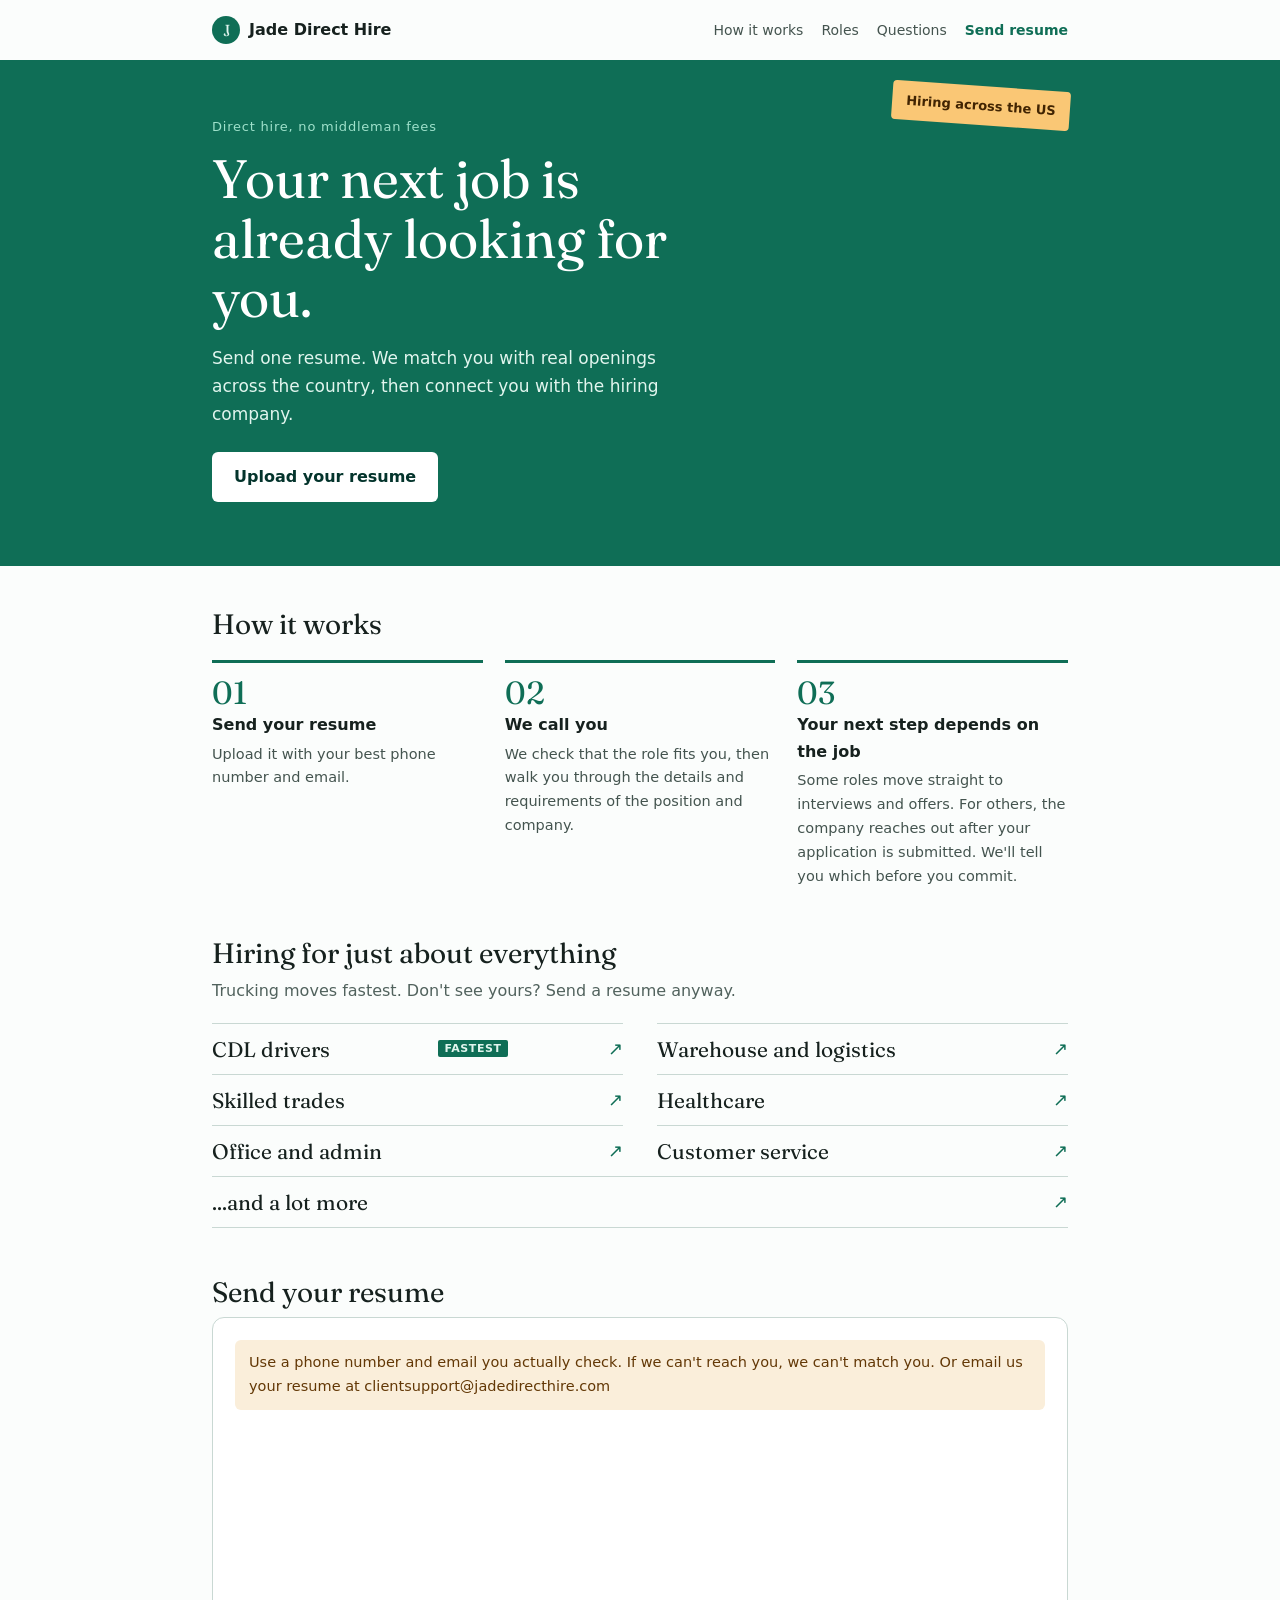
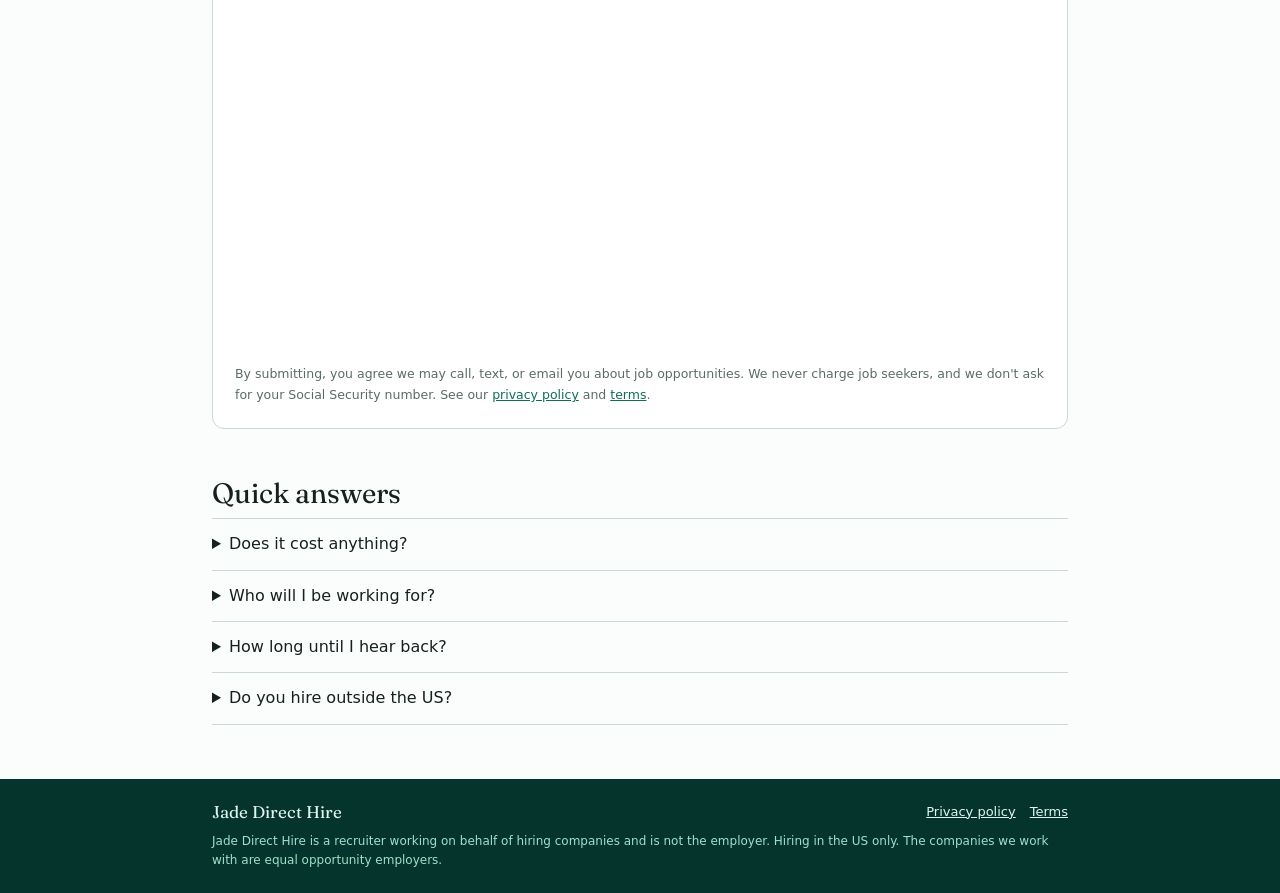
<file: index.html>
<!DOCTYPE html>
<html lang="en">
<head>
<meta charset="utf-8">
<meta name="viewport" content="width=device-width, initial-scale=1">
<title>Jade Direct Hire | Send one resume, get matched with US jobs</title>
<meta name="description" content="Send your resume once. Jade Direct Hire matches you with open roles across the US, including CDL driver jobs, and connects you with the hiring company.">
<link rel="preconnect" href="https://fonts.googleapis.com">
<link rel="preconnect" href="https://fonts.gstatic.com" crossorigin>
<link href="https://fonts.googleapis.com/css2?family=Fraunces:opsz,wght@9..144,400&display=swap" rel="stylesheet">
<link rel="stylesheet" href="styles.css">
</head>
<body>
<header><div class="wrap">
  <a class="logo" href="/"><b>J</b>Jade Direct Hire</a>
  <nav><a href="#how">How it works</a><a href="#roles">Roles</a><a href="#faq">Questions</a><a class="cta" href="#apply">Send resume</a></nav>
</div></header>

<main>
<div class="hero"><div class="wrap">
  <div class="sticker">Hiring across the US</div>
  <small>Direct hire, no middleman fees</small>
  <h1>Your next job is already looking for you.</h1>
  <p>Send one resume. We match you with real openings across the country, then connect you with the hiring company.</p>
  <a class="btn" href="#apply">Upload your resume</a>
</div></div>

<section id="how"><div class="wrap">
  <h2>How it works</h2>
  <div class="steps">
    <div><span>01</span><h3>Send your resume</h3><p>Upload it with your best phone number and email.</p></div>
    <div><span>02</span><h3>We call you</h3><p>We check that the role fits you, then walk you through the details and requirements of the position and company.</p></div>
    <div><span>03</span><h3>Your next step depends on the job</h3><p>Some roles move straight to interviews and offers. For others, the company reaches out after your application is submitted. We'll tell you which before you commit.</p></div>
  </div>
</div></section>

<section id="roles"><div class="wrap">
  <h2>Hiring for just about everything</h2>
  <p class="sub">Trucking moves fastest. Don't see yours? Send a resume anyway.</p>
  <ul class="roles">
    <li><a href="#apply">CDL drivers<span class="tag">FASTEST</span></a></li>
    <li><a href="#apply">Warehouse and logistics</a></li>
    <li><a href="#apply">Skilled trades</a></li>
    <li><a href="#apply">Healthcare</a></li>
    <li><a href="#apply">Office and admin</a></li>
    <li><a href="#apply">Customer service</a></li>
    <li class="all"><a href="#apply">...and a lot more</a></li>
  </ul>
</div></section>

<section id="apply"><div class="wrap">
  <h2>Send your resume</h2>
  <div class="apply">
    <p class="note">Use a phone number and email you actually check. If we can't reach you, we can't match you. Or email us your resume at clientsupport@jadedirecthire.com</p>
    <iframe data-tally-src="https://tally.so/embed/dWBMgz?alignLeft=1&hideTitle=1&transparentBackground=1&dynamicHeight=1" loading="lazy" title="Resume upload form"></iframe>
    <p class="fine">By submitting, you agree we may call, text, or email you about job opportunities. We never charge job seekers, and we don't ask for your Social Security number. See our <a href="privacy.html">privacy policy</a> and <a href="terms.html">terms</a>.</p>
  </div>
</div></section>

<section id="faq"><div class="wrap">
  <h2>Quick answers</h2>
  <details><summary>Does it cost anything?</summary><p>No. Job seekers never pay us.</p></details>
  <details><summary>Who will I be working for?</summary><p>A hiring company, not us. We're a recruiter. We share the company name and role details when we call you.</p></details>
  <details><summary>How long until I hear back?</summary><p>If your background matches an opening, we aim to contact you quickly. Timing after that depends on the company.</p></details>
  <details><summary>Do you hire outside the US?</summary><p>No. We only recruit for jobs located in the United States.</p></details>
</div></section>
</main>

<footer><div class="wrap">
  <div class="row"><span class="logo2">Jade Direct Hire</span><span><a href="privacy.html">Privacy policy</a><a href="terms.html">Terms</a></span></div>
  <p>Jade Direct Hire is a recruiter working on behalf of hiring companies and is not the employer. Hiring in the US only. The companies we work with are equal opportunity employers.</p>
</div></footer>
<script async src="https://tally.so/widgets/embed.js" onload="Tally.loadEmbeds()"></script>
</body>
</html>
</file>
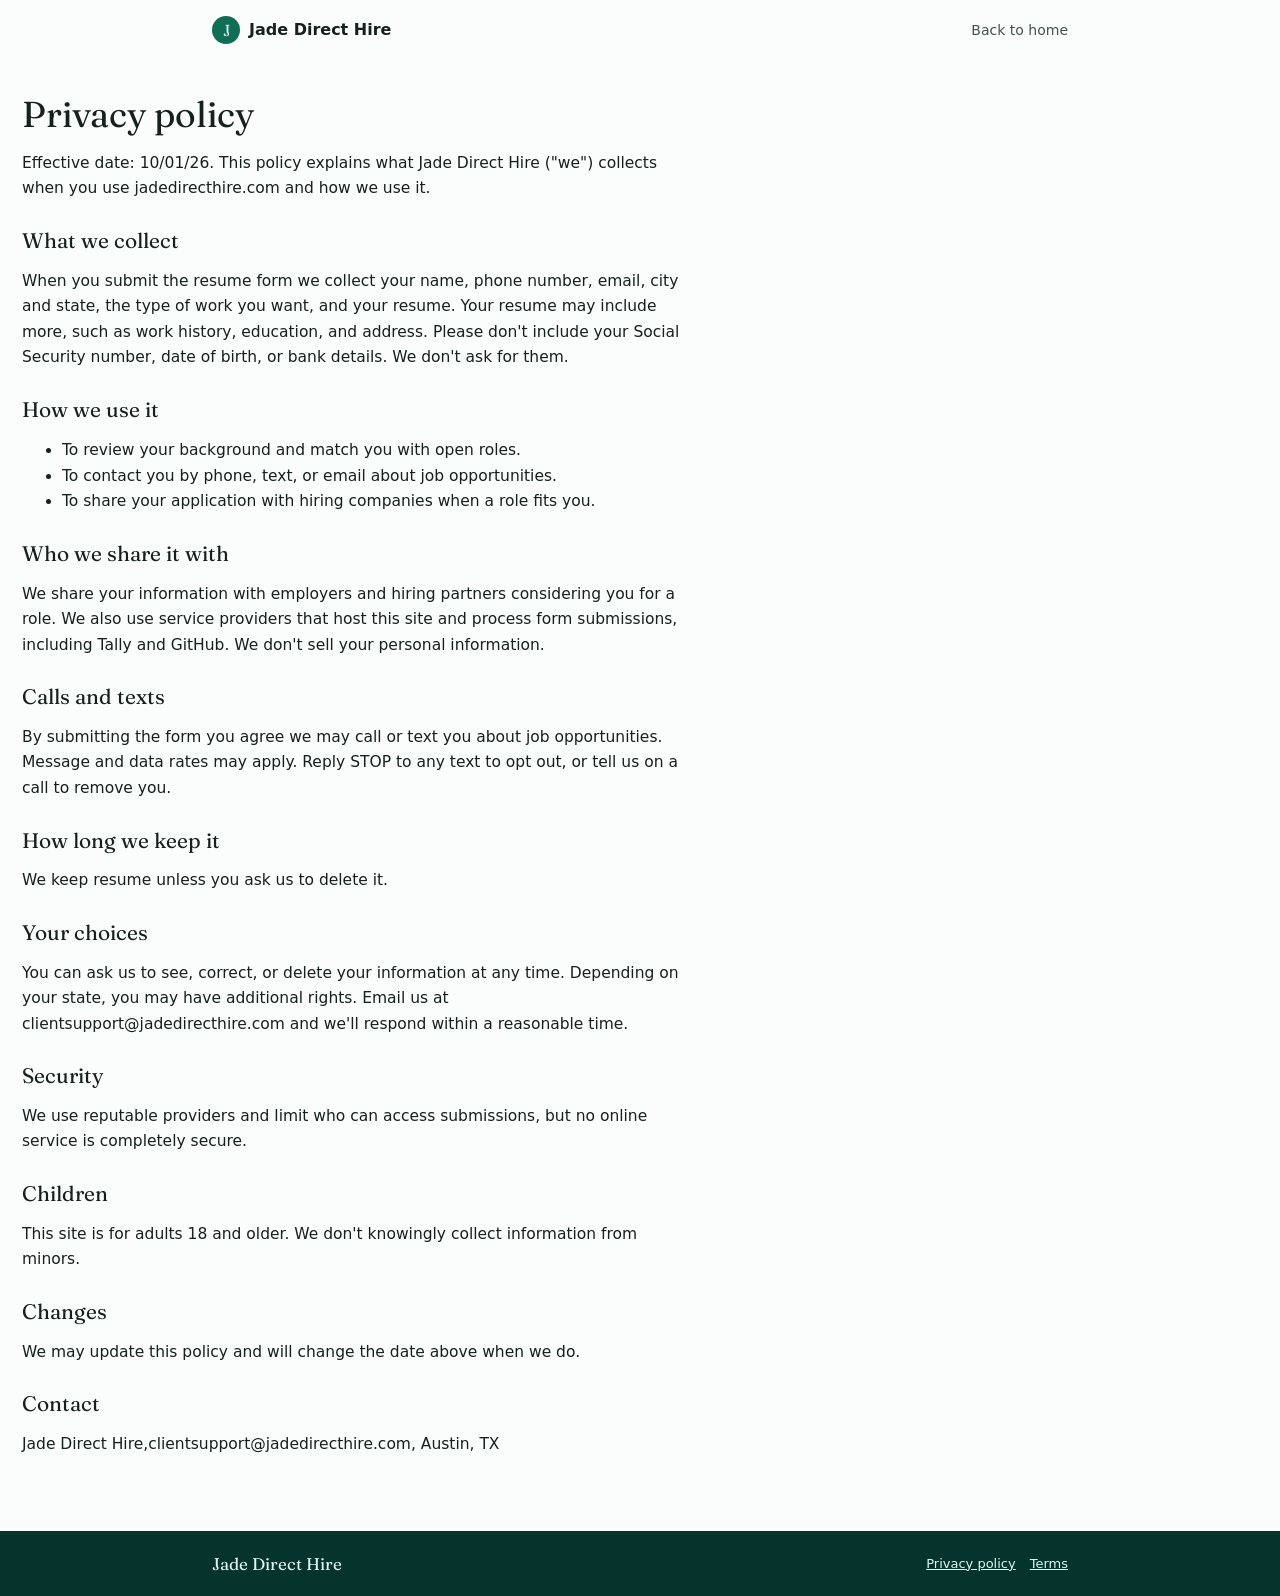
<file: privacy.html>
<!DOCTYPE html><html lang="en"><head><meta charset="utf-8"><meta name="viewport" content="width=device-width, initial-scale=1"><link href="https://fonts.googleapis.com/css2?family=Fraunces:opsz,wght@9..144,400&display=swap" rel="stylesheet"><link rel="stylesheet" href="styles.css"><title>Privacy policy | Jade Direct Hire</title></head><body><header><div class="wrap"><a class="logo" href="/"><b>J</b>Jade Direct Hire</a><nav><a href="/">Back to home</a></nav></div></header><main class="legal">
<h1>Privacy policy</h1>
<p>Effective date: 10/01/26. This policy explains what Jade Direct Hire ("we") collects when you use jadedirecthire.com and how we use it.</p>
<h2>What we collect</h2>
<p>When you submit the resume form we collect your name, phone number, email, city and state, the type of work you want, and your resume. Your resume may include more, such as work history, education, and address. Please don't include your Social Security number, date of birth, or bank details. We don't ask for them.</p>
<h2>How we use it</h2>
<ul><li>To review your background and match you with open roles.</li><li>To contact you by phone, text, or email about job opportunities.</li><li>To share your application with hiring companies when a role fits you.</li></ul>
<h2>Who we share it with</h2>
<p>We share your information with employers and hiring partners considering you for a role. We also use service providers that host this site and process form submissions, including Tally and GitHub. We don't sell your personal information.</p>
<h2>Calls and texts</h2>
<p>By submitting the form you agree we may call or text you about job opportunities. Message and data rates may apply. Reply STOP to any text to opt out, or tell us on a call to remove you.</p>
<h2>How long we keep it</h2>
<p>We keep resume unless you ask us to delete it.</p>
<h2>Your choices</h2>
<p>You can ask us to see, correct, or delete your information at any time. Depending on your state, you may have additional rights. Email us  at clientsupport@jadedirecthire.com and we'll respond within a reasonable time.</p>
<h2>Security</h2>
<p>We use reputable providers and limit who can access submissions, but no online service is completely secure.</p>
<h2>Children</h2>
<p>This site is for adults 18 and older. We don't knowingly collect information from minors.</p>
<h2>Changes</h2>
<p>We may update this policy and will change the date above when we do.</p>
<h2>Contact</h2>
<p>Jade Direct Hire,clientsupport@jadedirecthire.com, Austin, TX </p>
</main><footer><div class="wrap"><div class="row"><span class="logo2">Jade Direct Hire</span><span><a href="privacy.html">Privacy policy</a><a href="terms.html">Terms</a></span></div></div></footer></body></html>
</file>
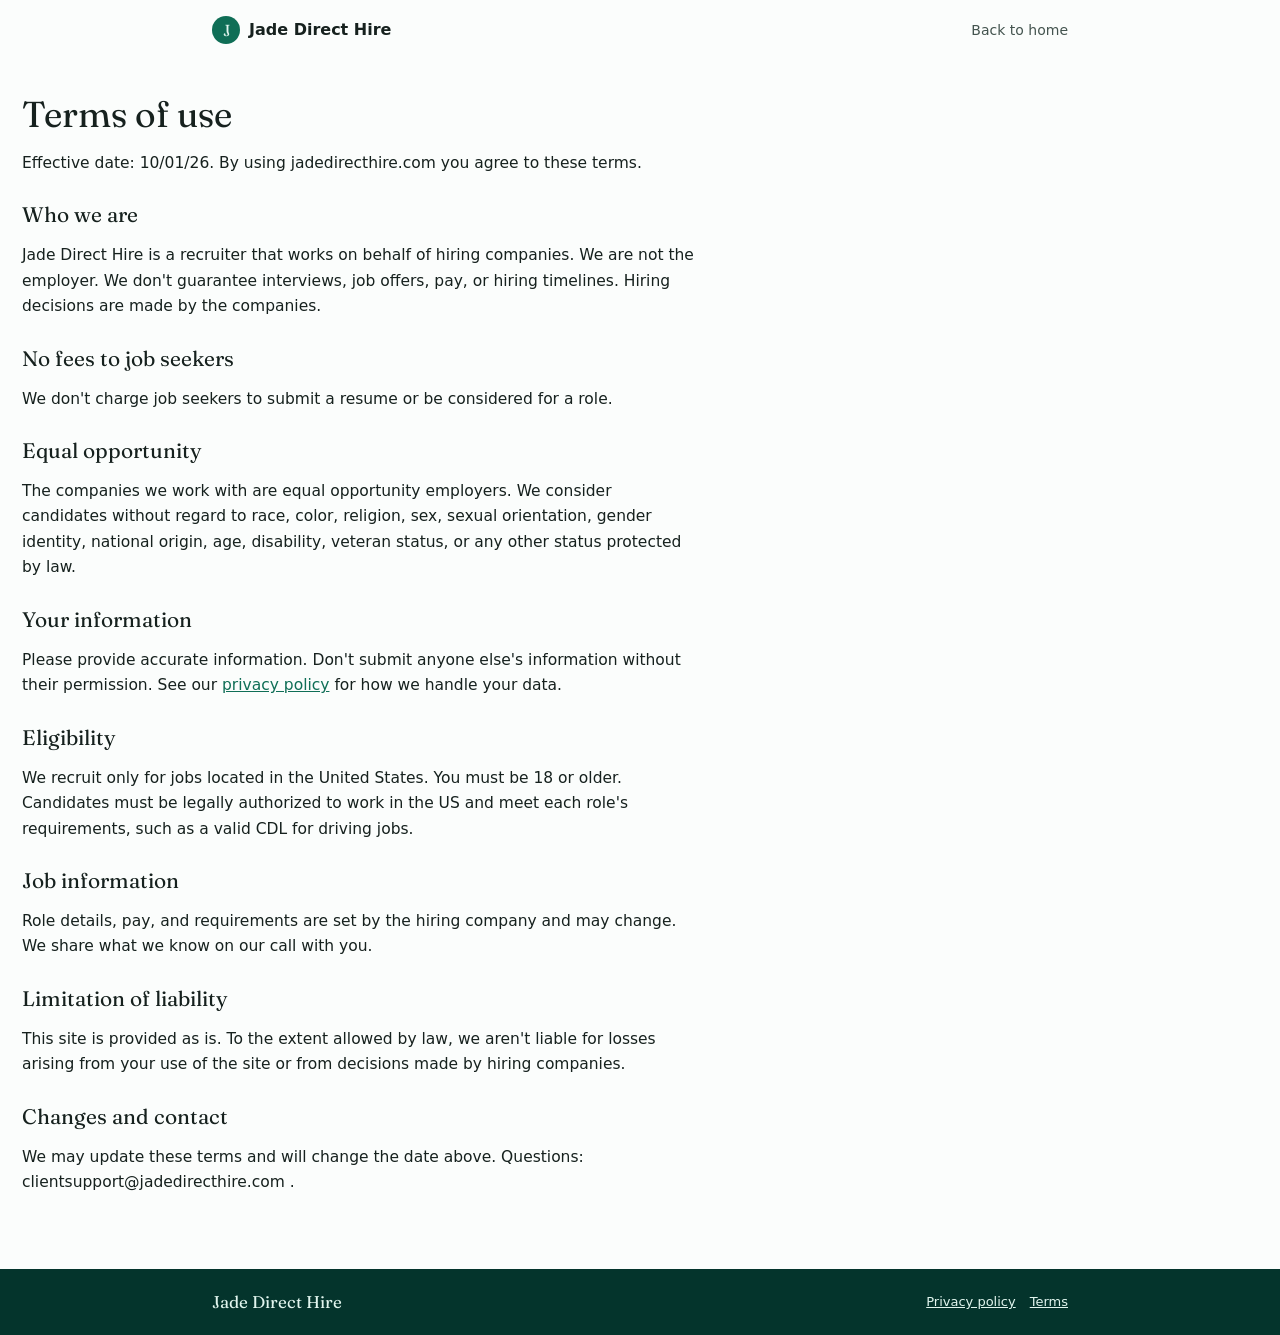
<file: terms.html>
<!DOCTYPE html><html lang="en"><head><meta charset="utf-8"><meta name="viewport" content="width=device-width, initial-scale=1"><link href="https://fonts.googleapis.com/css2?family=Fraunces:opsz,wght@9..144,400&display=swap" rel="stylesheet"><link rel="stylesheet" href="styles.css"><title>Terms | Jade Direct Hire</title></head><body><header><div class="wrap"><a class="logo" href="/"><b>J</b>Jade Direct Hire</a><nav><a href="/">Back to home</a></nav></div></header><main class="legal">
<h1>Terms of use</h1>
<p>Effective date: 10/01/26. By using jadedirecthire.com you agree to these terms.</p>
<h2>Who we are</h2>
<p>Jade Direct Hire is a recruiter that works on behalf of hiring companies. We are not the employer. We don't guarantee interviews, job offers, pay, or hiring timelines. Hiring decisions are made by the companies.</p>
<h2>No fees to job seekers</h2>
<p>We don't charge job seekers to submit a resume or be considered for a role.</p>
<h2>Equal opportunity</h2>
<p>The companies we work with are equal opportunity employers. We consider candidates without regard to race, color, religion, sex, sexual orientation, gender identity, national origin, age, disability, veteran status, or any other status protected by law.</p>
<h2>Your information</h2>
<p>Please provide accurate information. Don't submit anyone else's information without their permission. See our <a href="privacy.html">privacy policy</a> for how we handle your data.</p>
<h2>Eligibility</h2>
<p>We recruit only for jobs located in the United States. You must be 18 or older. Candidates must be legally authorized to work in the US and meet each role's requirements, such as a valid CDL for driving jobs.</p>
<h2>Job information</h2>
<p>Role details, pay, and requirements are set by the hiring company and may change. We share what we know on our call with you.</p>
<h2>Limitation of liability</h2>
<p>This site is provided as is. To the extent allowed by law, we aren't liable for losses arising from your use of the site or from decisions made by hiring companies.</p>
<h2>Changes and contact</h2>
<p>We may update these terms and will change the date above. Questions: clientsupport@jadedirecthire.com .</p>
</main><footer><div class="wrap"><div class="row"><span class="logo2">Jade Direct Hire</span><span><a href="privacy.html">Privacy policy</a><a href="terms.html">Terms</a></span></div></div></footer></body></html>
</file>
<file: styles.css>
:root{--jade:#0F6E56;--deep:#04342C;--mint:#E1F5EE;--mist:#9FE1CB;--sun:#FAC775;--sunink:#412402;--warn:#FAEEDA;--warnink:#633806;--ink:#16211E;--paper:#FBFDFC;--line:#C9D8D3;--serif:"Fraunces",Georgia,"Times New Roman",serif;--sans:system-ui,-apple-system,"Segoe UI",Roboto,sans-serif}
*{box-sizing:border-box}
html{scroll-behavior:smooth}
body{margin:0;font:16px/1.65 var(--sans);color:var(--ink);background:var(--paper)}
a{color:var(--jade)}
a:focus-visible,button:focus-visible,summary:focus-visible{outline:3px solid var(--sun);outline-offset:2px}
.wrap{max-width:900px;margin:0 auto;padding:0 22px}
header .wrap{display:flex;align-items:center;justify-content:space-between;padding-top:16px;padding-bottom:16px;flex-wrap:wrap;gap:10px}
.logo{display:flex;align-items:center;gap:9px;font-weight:600;color:var(--ink);text-decoration:none}
.logo b{width:28px;height:28px;border-radius:50%;background:var(--jade);color:var(--mint);display:grid;place-items:center;font:400 16px var(--serif)}
nav a{margin-left:18px;font-size:14px;color:#44544F;text-decoration:none}
nav a.cta{color:var(--jade);font-weight:600}
.hero{background:var(--jade);color:#fff;position:relative;padding:56px 0 64px}
.hero small{display:block;color:var(--mist);letter-spacing:.06em;margin-bottom:12px;font-size:13px}
.hero h1{font:400 clamp(34px,6vw,54px)/1.1 var(--serif);margin:0;max-width:540px}
.hero p{color:var(--mint);max-width:480px;margin:16px 0 24px;font-size:17px}
.btn{display:inline-block;background:#fff;color:var(--deep);font-weight:600;padding:12px 22px;border-radius:6px;text-decoration:none}
.btn:hover{background:var(--mint)}
.sticker{position:absolute;right:max(22px,calc(50% - 430px));top:26px;background:var(--sun);color:var(--sunink);font-size:13px;font-weight:600;padding:9px 14px;border-radius:4px;transform:rotate(4deg)}
section{padding:42px 0 6px}
h2{font:400 28px/1.2 var(--serif);margin:0 0 8px}
.sub{color:#51625D;margin:0 0 18px}
.steps{display:grid;grid-template-columns:repeat(auto-fit,minmax(220px,1fr));gap:22px;margin-top:18px}
.steps div{border-top:3px solid var(--jade);padding-top:10px}
.steps span{font:400 32px var(--serif);color:var(--jade)}
.steps h3{margin:0 0 4px;font-size:16px}
.steps p{margin:0;font-size:14.5px;color:#44544F}
.roles{list-style:none;margin:0;padding:0;display:grid;grid-template-columns:repeat(auto-fit,minmax(270px,1fr));column-gap:34px}
.roles li a{display:flex;justify-content:space-between;align-items:center;padding:12px 0;border-top:1px solid var(--line);font:400 21px var(--serif);color:var(--ink);text-decoration:none}
.roles li a:hover{color:var(--jade)}
.roles li a::after{content:"\2197";color:var(--jade);font-size:18px}
.roles .tag{font:600 11px var(--sans);background:var(--jade);color:var(--mint);padding:2px 7px;border-radius:2px;margin-left:8px;letter-spacing:.05em;vertical-align:middle}
.roles li.all{grid-column:1/-1;border-bottom:1px solid var(--line)}
.apply{background:#fff;border:1px solid var(--line);border-radius:12px;padding:22px;margin-top:6px}
.note{background:var(--warn);color:var(--warnink);border-radius:6px;padding:11px 14px;font-size:14.5px;margin:0 0 14px}
.fine{font-size:12.5px;color:#5B6B66;margin:12px 0 0}
iframe{width:100%;min-height:520px;border:0}
details{border-top:1px solid var(--line);padding:12px 0}
details:last-of-type{border-bottom:1px solid var(--line)}
summary{cursor:pointer;font-weight:500}
details p{margin:8px 0 0;color:#44544F;font-size:15px}
footer{background:var(--deep);color:var(--mist);margin-top:48px;padding:22px 0;font-size:13px}
footer .row{display:flex;justify-content:space-between;flex-wrap:wrap;gap:8px}
footer a{color:var(--mint);margin-left:14px}
footer .logo2{font:400 17px var(--serif);color:var(--mint)}
footer p{margin:10px 0 0;font-size:12px;line-height:1.6}
.legal{max-width:720px;padding:34px 22px 10px}
.legal h1{font:400 36px/1.15 var(--serif);margin:0 0 6px}
.legal h2{font-size:21px;margin:26px 0 6px}
.legal p,.legal li{font-size:15.5px}
@media (prefers-reduced-motion:reduce){html{scroll-behavior:auto}}
</file>
